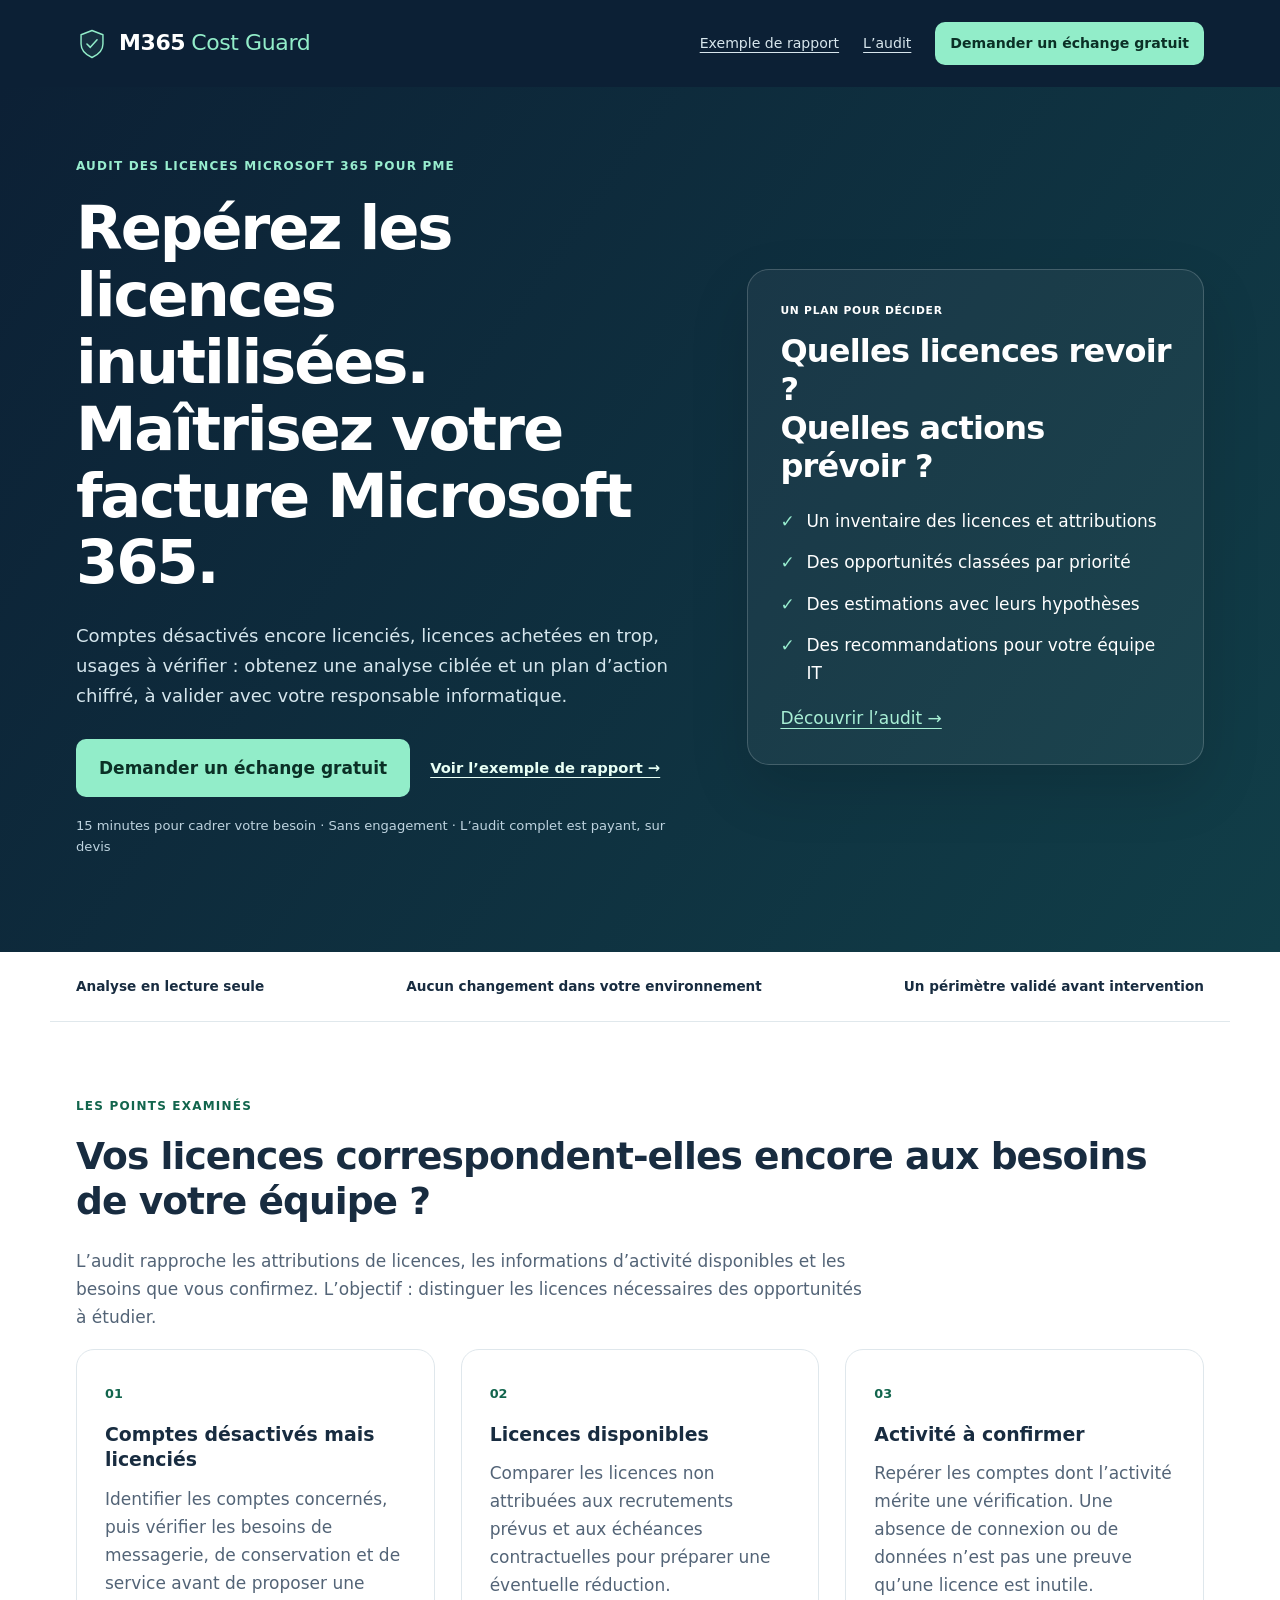
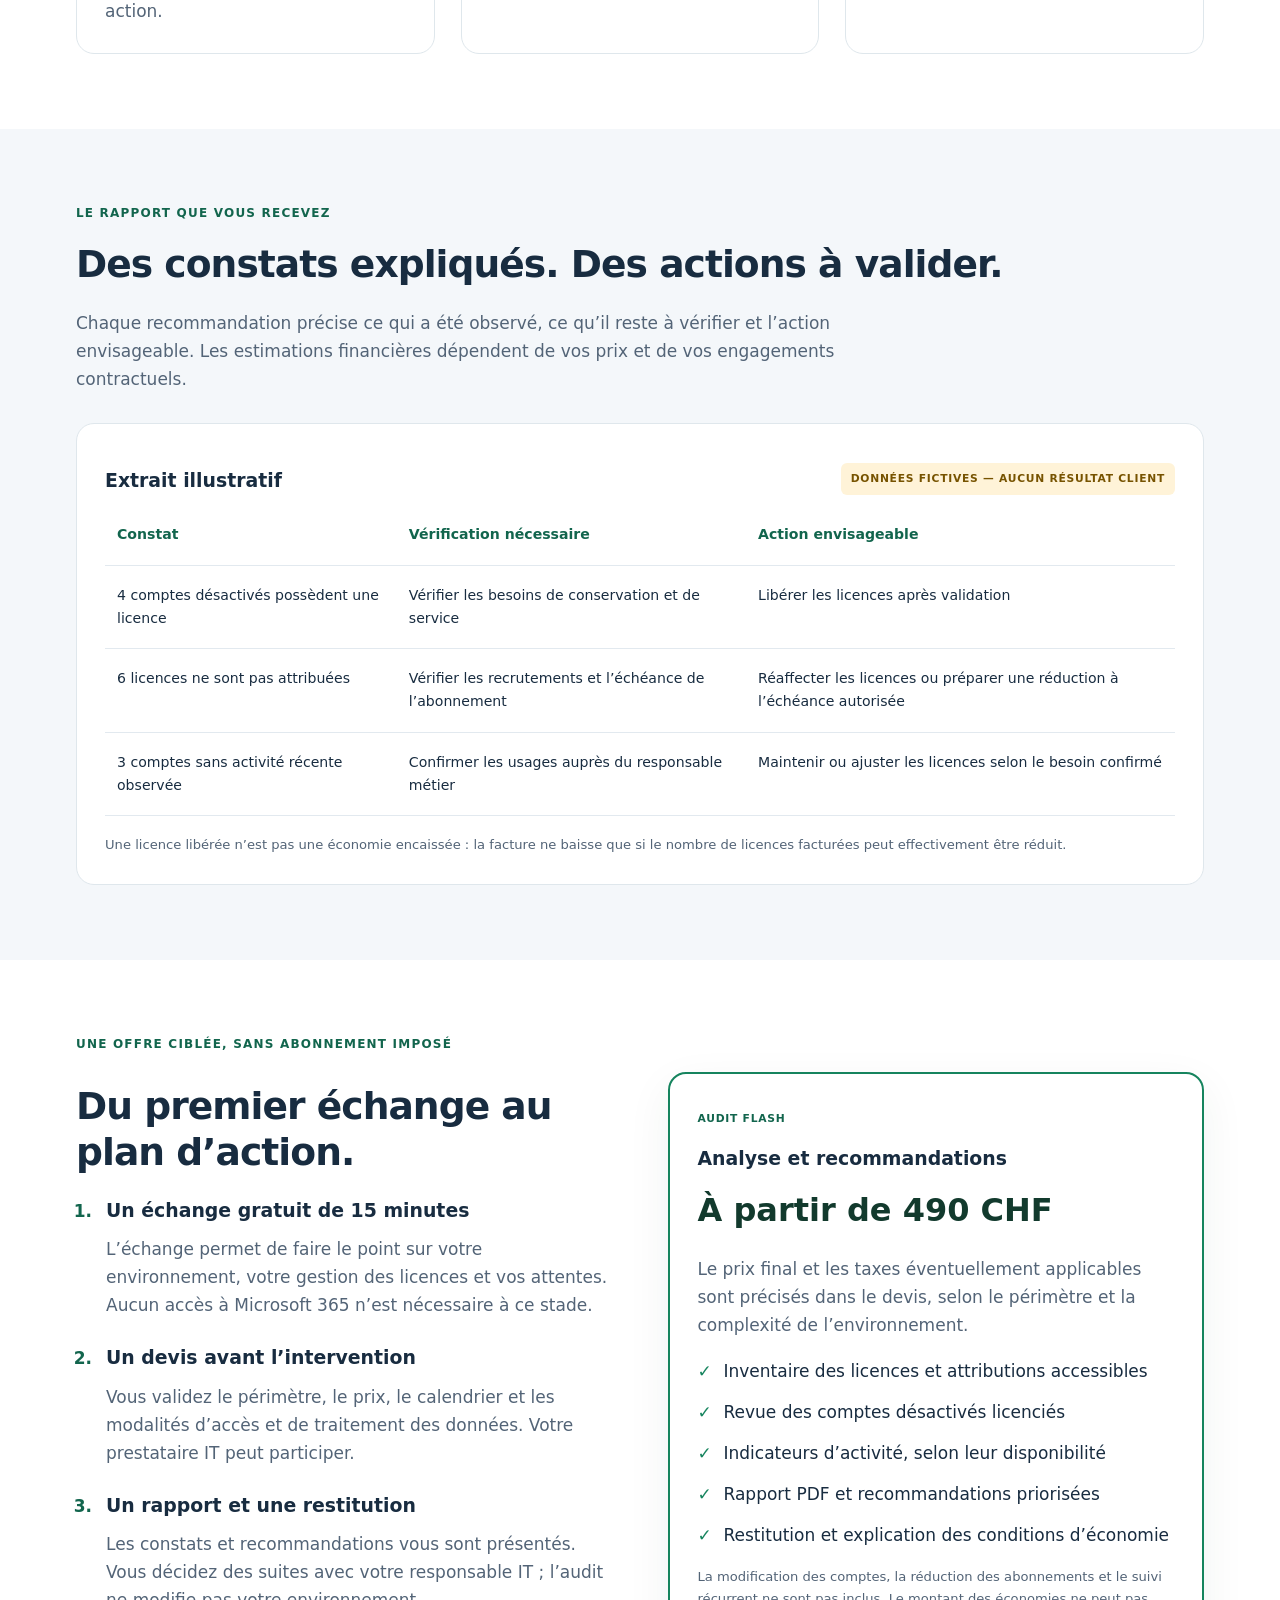
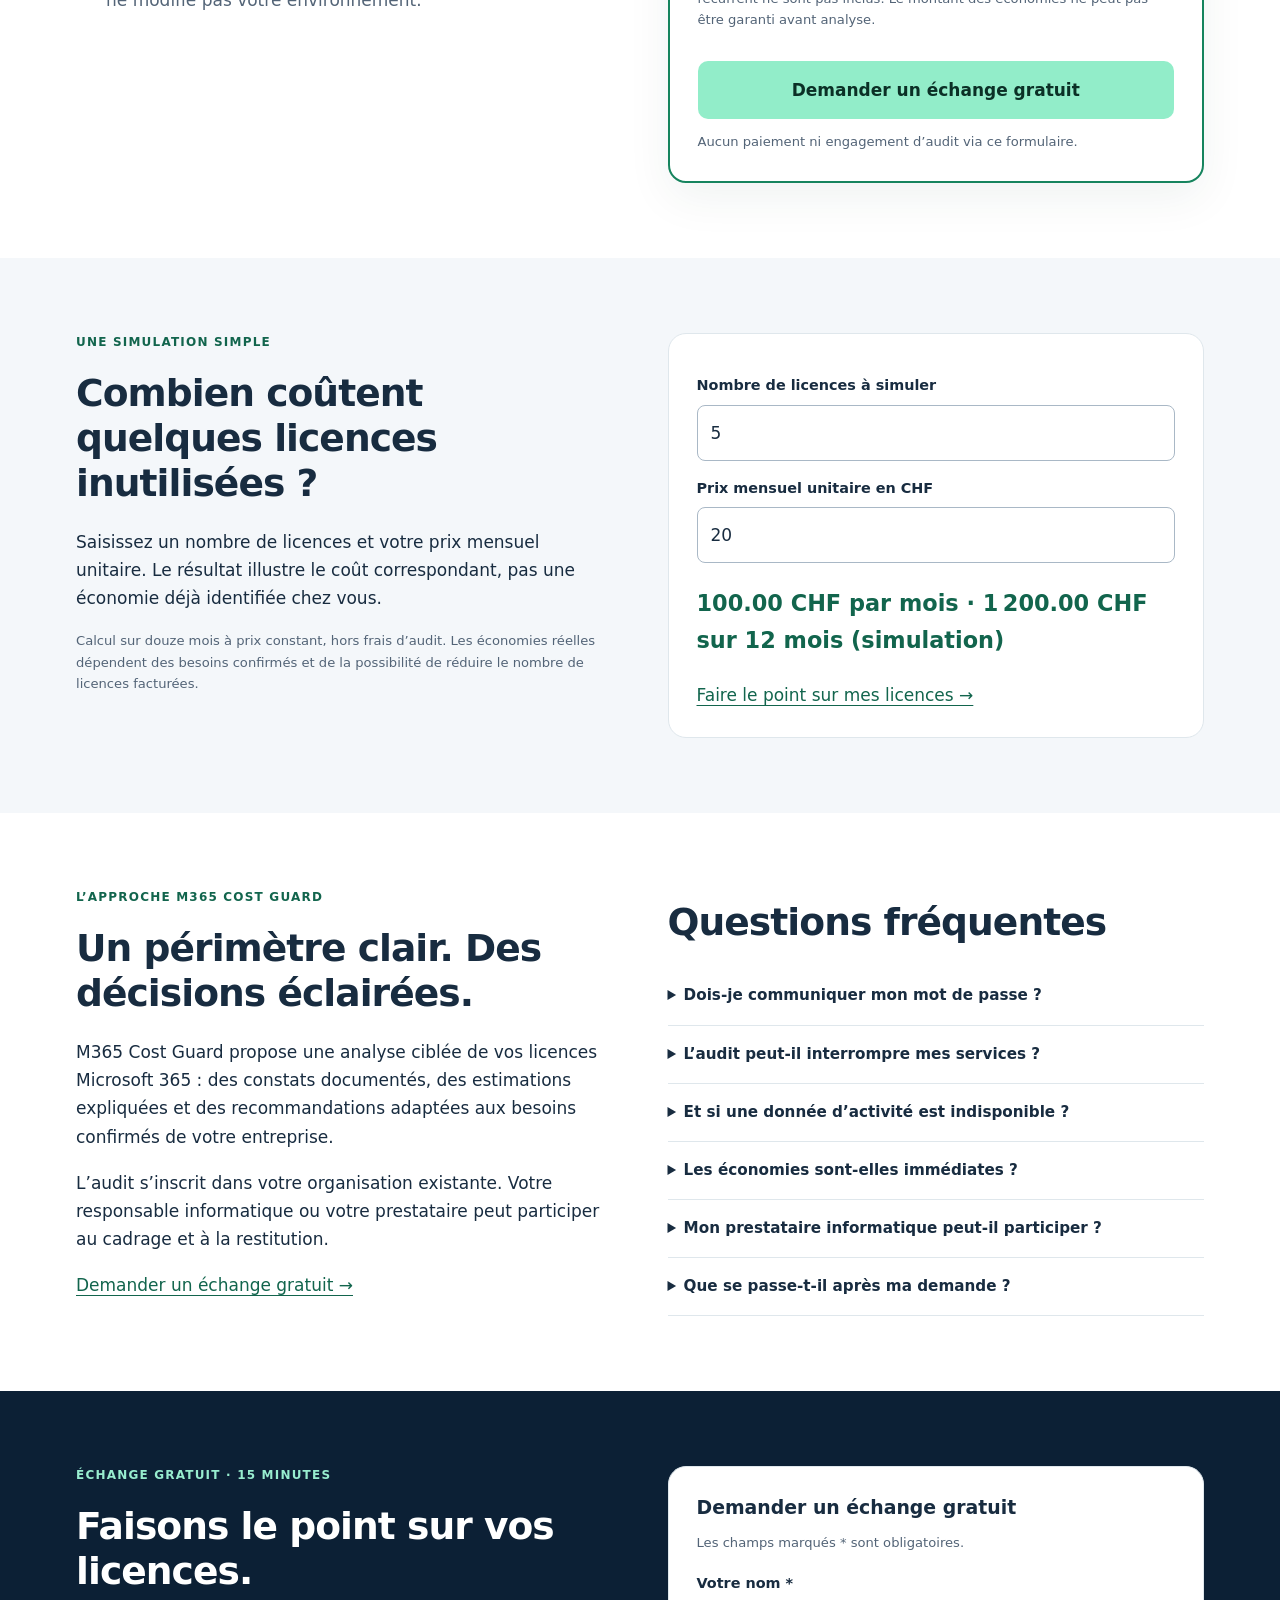
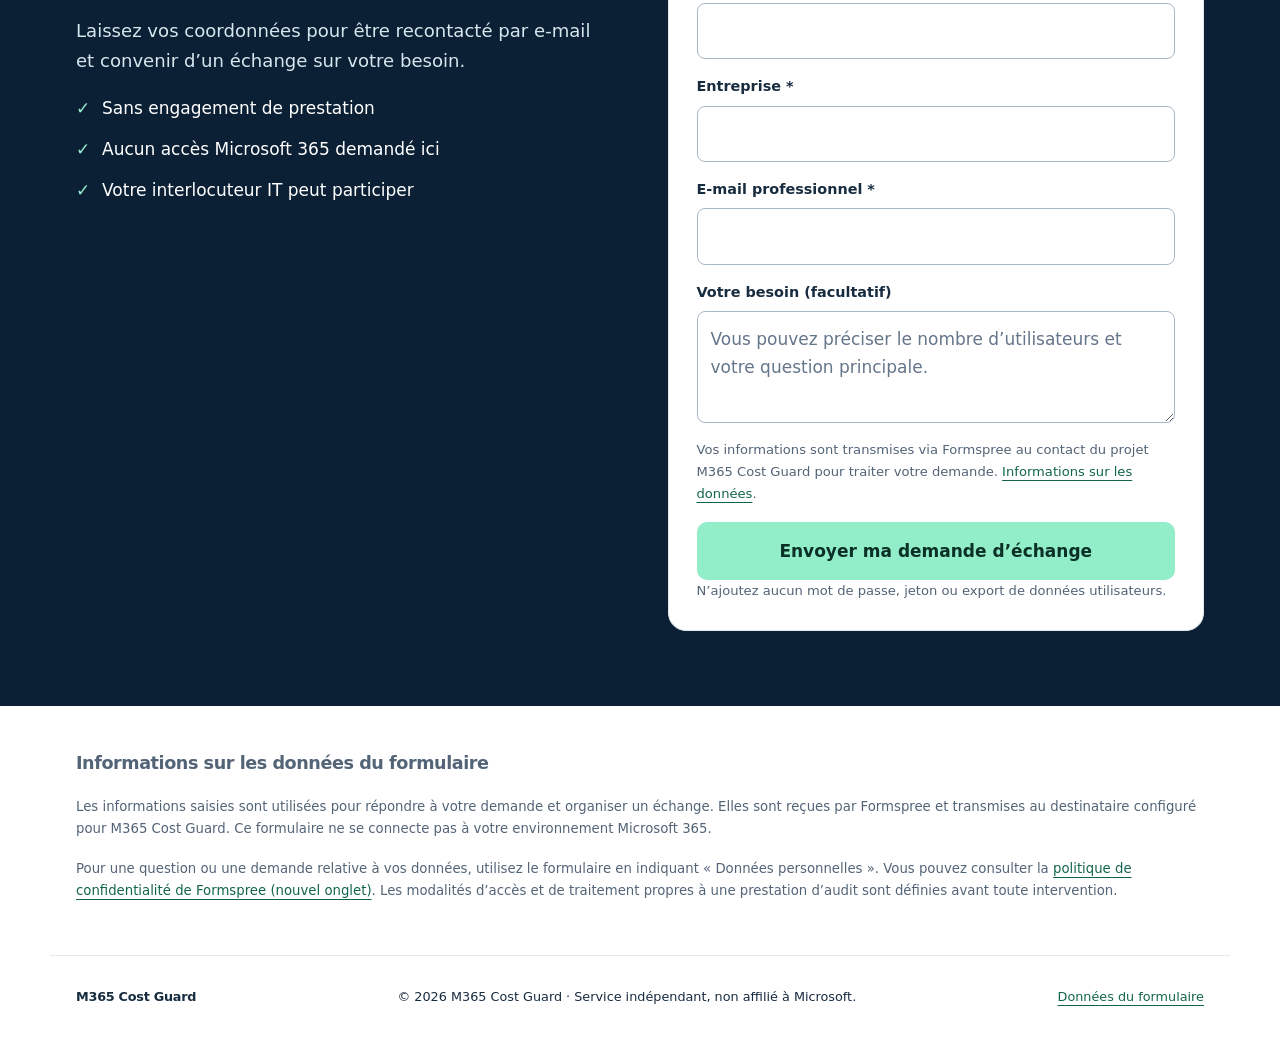
<file: index.html>
<!doctype html>
<html lang="fr"><head><meta charset="utf-8"><meta name="viewport" content="width=device-width,initial-scale=1"><title>Audit des licences Microsoft 365 pour PME | M365 Cost Guard</title><meta name="description" content="Identifiez les licences Microsoft 365 à optimiser avec un audit ciblé, un rapport chiffré et un plan d’action. Premier échange gratuit de 15 minutes."><meta name="theme-color" content="#0c2035"><link rel="stylesheet" href="./conversion.css?v=20261020-privacy1"><link rel="stylesheet" href="./corrections.css?v=20261020-privacy1"><style>.identity{display:inline-flex;align-items:center;gap:11px;text-decoration:none;color:#fff;font-size:22px;line-height:1.2;letter-spacing:-.4px;font-weight:600;max-width:100%}.identity svg{width:32px;height:38px;flex-shrink:0}.identity .identity-name{display:flex;flex-wrap:wrap;gap:0 6px}.identity .identity-accent{color:#92edc9;font-weight:500}.identity:hover{text-decoration:none;opacity:.9}@media(max-width:480px){.identity{font-size:20px;gap:9px}}</style><script src="./conversion.js?v=20261020-privacy1" defer></script></head><body id="haut"><a class="skip" href="#contenu">Aller au contenu</a><header><nav class="wrap" aria-label="Navigation principale"><a class="identity" href="#haut" aria-label="M365 Cost Guard, accueil"><svg xmlns="http://www.w3.org/2000/svg" viewBox="0 0 38 40" fill="none" aria-hidden="true" focusable="false"><path d="M19 4 32 9v11c0 8-6 13-13 16C12 33 6 28 6 20V9Z" fill="#92edc9" fill-opacity=".08" stroke="#92edc9" stroke-width="1.7" stroke-linejoin="round"/><path d="m13 20 4 4 8-9" stroke="#92edc9" stroke-width="1.8" stroke-linecap="round" stroke-linejoin="round"/></svg><span class="identity-name"><span>M365</span><span class="identity-accent">Cost Guard</span></span></a><div class="navlinks"><a href="#rapport">Exemple de rapport</a><a href="#offre">L’audit</a><a class="btn small" href="#contact">Demander un échange gratuit</a></div></nav></header>
<main id="contenu"><section class="hero"><div class="wrap hero-grid"><div><p class="eyebrow">AUDIT DES LICENCES MICROSOFT 365 POUR PME</p><h1>Repérez les licences inutilisées. Maîtrisez votre facture Microsoft 365.</h1><p class="lead">Comptes désactivés encore licenciés, licences achetées en trop, usages à vérifier : obtenez une analyse ciblée et un plan d’action chiffré, à valider avec votre responsable informatique.</p><div class="actions"><a class="btn" href="#contact">Demander un échange gratuit</a><a class="secondary" href="#rapport">Voir l’exemple de rapport →</a></div><p class="micro">15 minutes pour cadrer votre besoin · Sans engagement · L’audit complet est payant, sur devis</p></div><aside class="hero-card" aria-label="Les livrables de l’audit"><span class="tag">UN PLAN POUR DÉCIDER</span><h2>Quelles licences revoir ?<br>Quelles actions prévoir ?</h2><ul class="ticks"><li>Un inventaire des licences et attributions</li><li>Des opportunités classées par priorité</li><li>Des estimations avec leurs hypothèses</li><li>Des recommandations pour votre équipe IT</li></ul><a href="#offre">Découvrir l’audit →</a></aside></div></section>
<div class="trust wrap"><span>Analyse en lecture seule</span><span>Aucun changement dans votre environnement</span><span>Un périmètre validé avant intervention</span></div>
<section class="wrap section"><p class="eyebrow">LES POINTS EXAMINÉS</p><h2>Vos licences correspondent-elles encore aux besoins de votre équipe ?</h2><p class="intro">L’audit rapproche les attributions de licences, les informations d’activité disponibles et les besoins que vous confirmez. L’objectif : distinguer les licences nécessaires des opportunités à étudier.</p><div class="grid three"><article class="card"><span class="number">01</span><h3>Comptes désactivés mais licenciés</h3><p>Identifier les comptes concernés, puis vérifier les besoins de messagerie, de conservation et de service avant de proposer une action.</p></article><article class="card"><span class="number">02</span><h3>Licences disponibles</h3><p>Comparer les licences non attribuées aux recrutements prévus et aux échéances contractuelles pour préparer une éventuelle réduction.</p></article><article class="card"><span class="number">03</span><h3>Activité à confirmer</h3><p>Repérer les comptes dont l’activité mérite une vérification. Une absence de connexion ou de données n’est pas une preuve qu’une licence est inutile.</p></article></div></section>
<section class="tinted" id="rapport"><div class="wrap section"><p class="eyebrow">LE RAPPORT QUE VOUS RECEVEZ</p><h2>Des constats expliqués. Des actions à valider.</h2><p class="intro">Chaque recommandation précise ce qui a été observé, ce qu’il reste à vérifier et l’action envisageable. Les estimations financières dépendent de vos prix et de vos engagements contractuels.</p><div class="report card"><div class="report-head"><h3>Extrait illustratif</h3><span class="tag">DONNÉES FICTIVES — AUCUN RÉSULTAT CLIENT</span></div><div class="table-scroll" tabindex="0" role="region" aria-label="Extrait de rapport, tableau défilant horizontalement sur mobile"><table><caption class="sr">Exemple fictif de recommandations d’audit</caption><thead><tr><th scope="col">Constat</th><th scope="col">Vérification nécessaire</th><th scope="col">Action envisageable</th></tr></thead><tbody><tr><td>4 comptes désactivés possèdent une licence</td><td>Vérifier les besoins de conservation et de service</td><td>Libérer les licences après validation</td></tr><tr><td>6 licences ne sont pas attribuées</td><td>Vérifier les recrutements et l’échéance de l’abonnement</td><td>Réaffecter les licences ou préparer une réduction à l’échéance autorisée</td></tr><tr><td>3 comptes sans activité récente observée</td><td>Confirmer les usages auprès du responsable métier</td><td>Maintenir ou ajuster les licences selon le besoin confirmé</td></tr></tbody></table></div><p class="micro">Une licence libérée n’est pas une économie encaissée : la facture ne baisse que si le nombre de licences facturées peut effectivement être réduit.</p></div></div></section>
<section class="wrap section" id="offre"><p class="eyebrow">UNE OFFRE CIBLÉE, SANS ABONNEMENT IMPOSÉ</p><div class="grid two"><div><h2>Du premier échange au plan d’action.</h2><ol class="steps"><li><h3>Un échange gratuit de 15 minutes</h3><p>L’échange permet de faire le point sur votre environnement, votre gestion des licences et vos attentes. Aucun accès à Microsoft 365 n’est nécessaire à ce stade.</p></li><li><h3>Un devis avant l’intervention</h3><p>Vous validez le périmètre, le prix, le calendrier et les modalités d’accès et de traitement des données. Votre prestataire IT peut participer.</p></li><li><h3>Un rapport et une restitution</h3><p>Les constats et recommandations vous sont présentés. Vous décidez des suites avec votre responsable IT ; l’audit ne modifie pas votre environnement.</p></li></ol></div><article class="offer card"><span class="tag">AUDIT FLASH</span><h3>Analyse et recommandations</h3><p class="price">À partir de 490 CHF</p><p>Le prix final et les taxes éventuellement applicables sont précisés dans le devis, selon le périmètre et la complexité de l’environnement.</p><ul class="ticks"><li>Inventaire des licences et attributions accessibles</li><li>Revue des comptes désactivés licenciés</li><li>Indicateurs d’activité, selon leur disponibilité</li><li>Rapport PDF et recommandations priorisées</li><li>Restitution et explication des conditions d’économie</li></ul><p class="micro">La modification des comptes, la réduction des abonnements et le suivi récurrent ne sont pas inclus. Le montant des économies ne peut pas être garanti avant analyse.</p><a class="btn" href="#contact">Demander un échange gratuit</a><p class="micro">Aucun paiement ni engagement d’audit via ce formulaire.</p></article></div></section>
<section class="tinted" id="calculateur"><div class="wrap section grid two"><div><p class="eyebrow">UNE SIMULATION SIMPLE</p><h2>Combien coûtent quelques licences inutilisées ?</h2><p>Saisissez un nombre de licences et votre prix mensuel unitaire. Le résultat illustre le coût correspondant, pas une économie déjà identifiée chez vous.</p><p class="micro">Calcul sur douze mois à prix constant, hors frais d’audit. Les économies réelles dépendent des besoins confirmés et de la possibilité de réduire le nombre de licences facturées.</p></div><div class="card"><label for="quantity">Nombre de licences à simuler</label><input id="quantity" type="number" min="0" step="1" max="1000000" value="5"><label for="cost">Prix mensuel unitaire en CHF</label><input id="cost" type="number" min="0" step="0.01" max="1000000" value="20"><p id="result" class="result" aria-live="polite"></p><noscript>Pour calculer le coût annuel, multipliez le nombre de licences par leur prix mensuel puis par douze.</noscript><a href="#contact">Faire le point sur mes licences →</a></div></div></section>
<section class="wrap section grid two" id="apropos"><div><p class="eyebrow">L’APPROCHE M365 COST GUARD</p><h2>Un périmètre clair. Des décisions éclairées.</h2><p>M365 Cost Guard propose une analyse ciblée de vos licences Microsoft 365 : des constats documentés, des estimations expliquées et des recommandations adaptées aux besoins confirmés de votre entreprise.</p><p>L’audit s’inscrit dans votre organisation existante. Votre responsable informatique ou votre prestataire peut participer au cadrage et à la restitution.</p><a href="#contact">Demander un échange gratuit →</a></div><div><h2>Questions fréquentes</h2><details><summary>Dois-je communiquer mon mot de passe ?</summary><p>Non. Ne transmettez jamais de mot de passe ou de jeton dans ce formulaire ou par e-mail. Les modalités d’accès autorisé et de révocation sont convenues avant l’audit.</p></details><details><summary>L’audit peut-il interrompre mes services ?</summary><p>Il est limité à la lecture et à l’analyse. Aucune licence n’est retirée et aucun compte n’est modifié dans le cadre de cette prestation.</p></details><details><summary>Et si une donnée d’activité est indisponible ?</summary><p>Cette limite est indiquée dans le rapport. Un indicateur absent n’est pas assimilé à une absence d’utilisation et ne justifie pas à lui seul une recommandation de retrait.</p></details><details><summary>Les économies sont-elles immédiates ?</summary><p>Pas nécessairement. Une licence libérée peut être réaffectée sans baisse immédiate de facture. Une réduction du coût dépend des conditions de votre abonnement et de ses échéances.</p></details><details><summary>Mon prestataire informatique peut-il participer ?</summary><p>Oui. Le cadrage et la restitution peuvent être réalisés avec lui. L’objectif est de fournir des recommandations exploitables à votre équipe, pas de remplacer votre prestataire.</p></details><details><summary>Que se passe-t-il après ma demande ?</summary><p>Vous êtes recontacté par e-mail pour convenir d’un échange. Si un audit est pertinent, un devis vous est proposé. Aucune prestation payante ne démarre sans votre accord.</p></details></div></section>
<section class="contact-section" id="contact"><div class="wrap section grid two"><div><p class="eyebrow">ÉCHANGE GRATUIT · 15 MINUTES</p><h2>Faisons le point sur vos licences.</h2><p class="lead">Laissez vos coordonnées pour être recontacté par e-mail et convenir d’un échange sur votre besoin.</p><ul class="ticks"><li>Sans engagement de prestation</li><li>Aucun accès Microsoft 365 demandé ici</li><li>Votre interlocuteur IT peut participer</li></ul></div><form class="card contact-form" action="https://formspree.io/f/mdeavbrp" method="POST"><h3>Demander un échange gratuit</h3><p class="micro">Les champs marqués * sont obligatoires.</p><label for="nom">Votre nom *</label><input id="nom" name="nom" autocomplete="name" maxlength="120" required><label for="entreprise">Entreprise *</label><input id="entreprise" name="entreprise" autocomplete="organization" maxlength="200" required><label for="email">E-mail professionnel *</label><input id="email" type="email" name="email" autocomplete="email" maxlength="254" required><label for="message">Votre besoin (facultatif)</label><textarea id="message" name="message" rows="3" maxlength="3000" placeholder="Vous pouvez préciser le nombre d’utilisateurs et votre question principale."></textarea><p class="micro">Vos informations sont transmises via Formspree au contact du projet M365 Cost Guard pour traiter votre demande. <a href="#confidentialite">Informations sur les données</a>.</p><button class="btn" type="submit">Envoyer ma demande d’échange</button><p class="micro">N’ajoutez aucun mot de passe, jeton ou export de données utilisateurs.</p></form></div></section>
<section class="wrap privacy" id="confidentialite"><h2>Informations sur les données du formulaire</h2><p>Les informations saisies sont utilisées pour répondre à votre demande et organiser un échange. Elles sont reçues par Formspree et transmises au destinataire configuré pour M365 Cost Guard. Ce formulaire ne se connecte pas à votre environnement Microsoft 365.</p><p>Pour une question ou une demande relative à vos données, utilisez le formulaire en indiquant « Données personnelles ». Vous pouvez consulter la <a href="https://formspree.io/legal/privacy-policy/" target="_blank" rel="noopener noreferrer">politique de confidentialité de Formspree (nouvel onglet)</a>. Les modalités d’accès et de traitement propres à une prestation d’audit sont définies avant toute intervention.</p></section></main><footer class="wrap"><a class="brand" href="#haut">M365 Cost Guard</a><p>© 2026 M365 Cost Guard · Service indépendant, non affilié à Microsoft.</p><a href="#confidentialite">Données du formulaire</a></footer></body></html>
</file>
<file: conversion.css>
*{box-sizing:border-box}html{scroll-behavior:smooth;scroll-padding-top:90px}body{margin:0;color:#182c40;background:#fff;font:17px/1.65 system-ui,-apple-system,Segoe UI,sans-serif}a{color:#12654d;text-underline-offset:4px}a:hover{text-decoration:underline}.wrap{max-width:1180px;margin:auto;padding-left:26px;padding-right:26px}header{background:#0c2035;color:white}nav{display:flex;align-items:center;justify-content:space-between;gap:22px;padding-top:22px;padding-bottom:22px}.brand{display:inline-flex;align-items:center;gap:10px;font-weight:800;text-decoration:none;color:inherit}.mark{display:grid;place-items:center;width:38px;height:38px;border:1px solid #74e0bb;border-radius:11px;color:#99f0ce;font-size:.8rem}.navlinks{display:flex;align-items:center;gap:24px}.navlinks>a:not(.btn){color:#d8e6ed;font-size:.88rem}.btn{display:inline-block;border:0;border-radius:10px;padding:15px 23px;background:#92edc9;color:#0b3026;font:inherit;font-weight:750;text-decoration:none;text-align:center;cursor:pointer}.btn:hover{background:#b0f4d9;text-decoration:none}.small{padding:10px 15px;font-size:.88rem}.hero{background:linear-gradient(125deg,#0c2035,#113e48);color:#fff;padding:70px 0 76px}.hero-grid{display:grid;grid-template-columns:1.35fr 1fr;gap:55px;align-items:center}.eyebrow{font-size:.75rem;letter-spacing:.1em;font-weight:800;color:#12654d;margin-top:0}.hero .eyebrow,.contact-section .eyebrow{color:#98edcf}h1{font-size:clamp(2.35rem,4.8vw,3.8rem);line-height:1.1;letter-spacing:-.035em;margin:16px 0 25px}h2{font-size:clamp(1.6rem,3vw,2.35rem);line-height:1.2;letter-spacing:-.025em;margin:12px 0 22px}h3{font-size:1.18rem;line-height:1.35;margin:16px 0 12px}p{margin:0 0 18px}.lead{font-size:1.13rem;color:#d5e6ed}.actions{display:flex;align-items:center;gap:20px;flex-wrap:wrap;margin:28px 0 18px}.secondary{color:#e8fff5;font-weight:650;font-size:.92rem}.micro{font-size:.82rem;line-height:1.65;color:#536477}.hero .micro{color:#bed3df}.hero-card{padding:32px;background:#ffffff0c;border:1px solid #ffffff2e;border-radius:22px;box-shadow:0 24px 60px #0002}.hero-card h2{font-size:2.15rem}.hero-card a{color:#a8efd5}.tag{font-size:.67rem;font-weight:800;letter-spacing:.07em}.ticks{list-style:none;padding:0}.ticks li{position:relative;padding-left:26px;margin:13px 0}.ticks li:before{content:'✓';position:absolute;left:0;color:#16845e;font-weight:800}.hero .ticks li:before,.contact-section .ticks li:before{color:#98edcf}.trust{display:flex;justify-content:space-between;gap:20px;padding-top:23px;padding-bottom:23px;border-bottom:1px solid #e0e8ec;font-size:.85rem;font-weight:650}.section{padding-top:75px;padding-bottom:75px}.intro{max-width:800px;color:#536477}.grid{display:grid;gap:26px}.three{grid-template-columns:repeat(3,1fr)}.two{grid-template-columns:repeat(2,minmax(0,1fr));gap:55px}.card{background:#fff;border:1px solid #dfe7ec;border-radius:18px;padding:28px}.number{font-size:.8rem;font-weight:800;color:#12654d}.card p:last-child{margin-bottom:0}.card p{color:#536477}.tinted{background:#f4f7fa}.report{margin-top:30px}.report-head{display:flex;justify-content:space-between;align-items:center;gap:18px;flex-wrap:wrap}.report-head .tag{padding:7px 10px;background:#fff3d8;color:#775300;border-radius:6px}.table-scroll{overflow:auto}table{width:100%;border-collapse:collapse;font-size:.88rem}th,td{padding:18px 12px;border-bottom:1px solid #e2e9ef;text-align:left;vertical-align:top}th{color:#12654d}td{min-width:180px}.report .micro{margin-top:18px}.steps{padding-left:22px}.steps li{padding-left:8px;margin-bottom:25px}.steps li::marker{font-weight:800;color:#12654d}.steps p{color:#536477}.offer{border:2px solid #16845e;box-shadow:0 15px 45px #113d2810}.price{font-size:2rem!important;font-weight:800;color:#123a2d!important}.offer .btn{width:100%;margin:12px 0}.offer .tag{color:#12654d}label{display:block;font-size:.9rem;font-weight:650;margin-top:12px}input,textarea{display:block;width:100%;min-width:0;border:1px solid #a9b8c6;border-radius:8px;background:#fff;color:#182c40;padding:13px;font:inherit;margin:7px 0 16px}.result{font-size:1.4rem;font-weight:800;color:#12654d!important;margin:22px 0}details{border-bottom:1px solid #dfe7ec;padding:16px 0}summary{cursor:pointer;font-weight:650;font-size:.95rem}details p{margin:13px 0 0;color:#536477}.contact-section{background:#0c2035;color:white}.contact-section .lead{color:#d5e6ed}.contact-form{color:#182c40}.contact-form h3{margin-top:0}.contact-form .btn{width:100%}.contact-form details{margin-bottom:18px}.privacy{padding-top:35px;padding-bottom:35px;font-size:.83rem;color:#536477}.privacy h2{font-size:1.1rem}footer{border-top:1px solid #e2e9ef;padding-top:30px;padding-bottom:30px;display:flex;justify-content:space-between;align-items:center;gap:22px;flex-wrap:wrap;font-size:.8rem}footer p{margin:0}.skip,.sr{position:absolute;left:-10000px}.skip:focus{left:16px;top:12px;background:white;z-index:10;padding:10px}a:focus-visible,button:focus-visible,input:focus-visible,textarea:focus-visible,summary:focus-visible,.table-scroll:focus-visible{outline:3px solid #3085e8;outline-offset:4px}@media(max-width:900px){.hero-grid,.two{grid-template-columns:1fr;gap:32px}.three{grid-template-columns:1fr}.navlinks>a:not(.btn){display:none}.hero-card{max-width:600px}.hero{padding:40px 0 50px}.section{padding-top:50px;padding-bottom:50px}.trust{flex-wrap:wrap;justify-content:flex-start}.hero-card h2{font-size:1.8rem}}@media(max-width:480px){body{font-size:16px}.wrap{padding-left:20px;padding-right:20px}nav{flex-wrap:wrap}.navlinks{width:100%}.card{padding:22px}.hero-card{padding:25px}h1{font-size:2.4rem}.actions .btn{width:100%}.price{font-size:1.8rem!important}}@media(prefers-reduced-motion:reduce){html{scroll-behavior:auto}}
</file>
<file: corrections.css>
.hero-grid>* ,.grid>*{min-width:0}.three{grid-template-columns:repeat(3,minmax(0,1fr))}.hero-card h2{font-size:clamp(1.5rem,2.6vw,2rem)}.hero-card .tag{display:block;line-height:1.7}.hero-card,.card,nav,.trust{overflow-wrap:anywhere}.btn{max-width:100%;white-space:normal}.contact-section>.wrap>div>.ticks li:before{color:#98edcf}.contact-section .contact-form .micro{color:#536477}.contact-section .contact-form a{color:#12654d}.report-head .tag{white-space:normal}.trust{flex-wrap:wrap}.table-scroll{max-width:100%}.privacy{scroll-margin-top:20px}.skip:focus{color:#182c40}.navlinks{flex-wrap:wrap}.contact-form textarea::placeholder{color:#65758a;opacity:1}@media(max-width:900px){.three{grid-template-columns:1fr}.hero-card h2{font-size:1.8rem}.navlinks>a:not(.btn){display:inline-block}.navlinks{gap:12px 18px}nav{flex-wrap:wrap}.navlinks .btn{padding:10px 14px}}@media(max-width:480px){.navlinks{width:100%;justify-content:flex-start}.navlinks .btn{width:100%}.hero .actions .secondary{display:block}.hero-card h2{font-size:1.55rem}.trust{gap:12px}.report-head h3{margin-top:0}h1{font-size:clamp(2rem,9vw,2.4rem)}.contact-form .btn{padding-left:12px;padding-right:12px}}
header .brand{display:block;flex:0 1 270px;width:270px;max-width:100%;height:40px;padding:0;background:url('./logo.svg') left center/contain no-repeat;font-size:0;line-height:0}header .brand .mark{display:none}header .brand:hover{opacity:.9}footer .brand{font-weight:600;letter-spacing:-.02em}@media(max-width:480px){header .brand{flex-basis:240px;width:240px;height:36px}}@media(forced-colors:active){header .brand{height:auto;background:none;font-size:1rem;line-height:1.5;color:CanvasText}}
</file>
